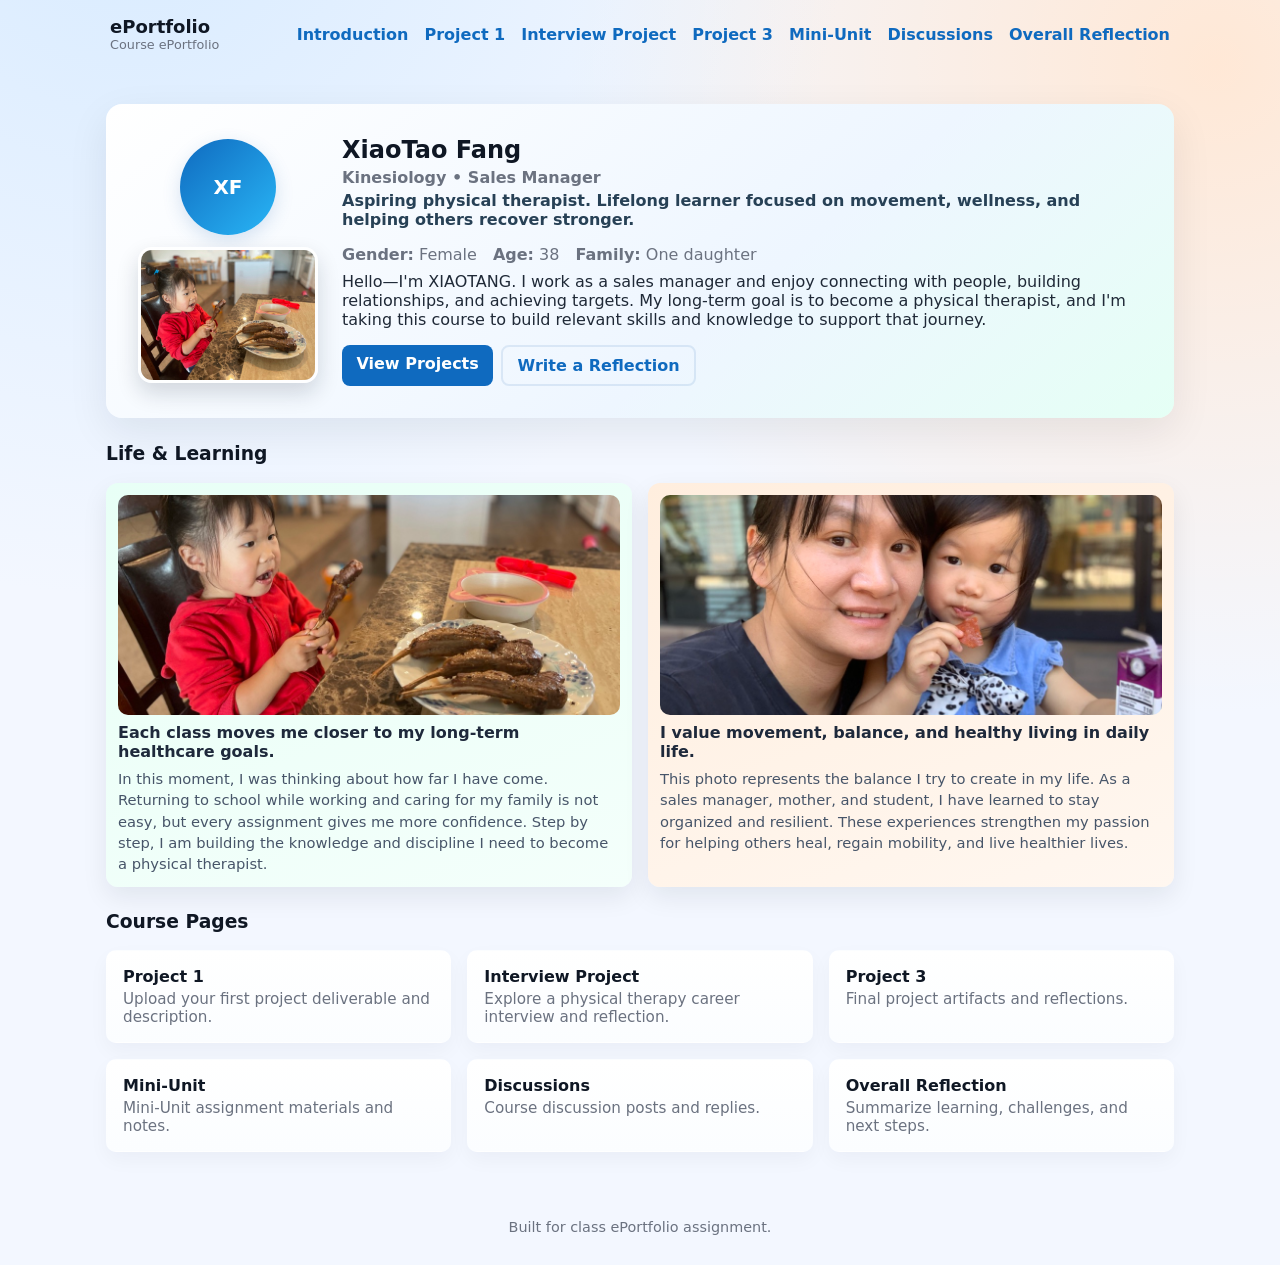
<file: index.html>
<!doctype html>
<html lang="en">
  <head>
    <meta charset="utf-8" />
    <meta name="viewport" content="width=device-width,initial-scale=1" />
    <title>ePortfolio - Introduction</title>
    <link rel="stylesheet" href="css/styles.css">
  </head>
  <body>
    <header class="site-header">
      <div class="site-brand">
        <h1>ePortfolio</h1>
        <p class="tag">Course ePortfolio</p>
      </div>
      <nav>
        <ul class="nav">
          <li><a href="index.html">Introduction</a></li>
          <li><a href="project1.html">Project 1</a></li>
          <li><a href="project2.html">Interview Project</a></li>
          <li><a href="project3.html">Project 3</a></li>
          <li><a href="mini_unit.html">Mini-Unit</a></li>
          <li><a href="discussions.html">Discussions</a></li>
          <li><a href="reflection.html">Overall Reflection</a></li>
        </ul>
      </nav>
    </header>

    <main class="container">
      <section class="hero">
        <div class="hero-inner">
          <div class="avatar-wrap">
            <div class="avatar">XF</div>
            <img class="hero-photo" src="assets/images/2EBCD030-2914-4F84-AEA5-EBAD1848D19D_1_105_c.jpeg" alt="Personal portrait photo">
          </div>
          <div class="hero-info">
            <h2 class="name">XiaoTao Fang</h2>
            <p class="subtitle">Kinesiology • Sales Manager</p>
            <p class="tagline">Aspiring physical therapist. Lifelong learner focused on movement, wellness, and helping others recover stronger.</p>

            <ul class="meta">
              <li><strong>Gender:</strong> Female</li>
              <li><strong>Age:</strong> 38</li>
              <li><strong>Family:</strong> One daughter</li>
            </ul>

            <p class="about">Hello—I'm XIAOTANG. I work as a sales manager and enjoy connecting with people, building relationships, and achieving targets. My long-term goal is to become a physical therapist, and I'm taking this course to build relevant skills and knowledge to support that journey.</p>

            <div class="actions">
              <a class="btn" href="project1.html">View Projects</a>
              <a class="btn ghost" href="reflection.html">Write a Reflection</a>
            </div>
          </div>
        </div>
      </section>

      <section class="photo-section">
        <h3>Life & Learning</h3>
        <div class="photo-grid">
          <figure class="photo-card mint">
            <img src="assets/images/2EBCD030-2914-4F84-AEA5-EBAD1848D19D_1_105_c.jpeg" alt="Personal moment photo 1">
            <figcaption>Each class moves me closer to my long-term healthcare goals.</figcaption>
            <p class="micro-story">In this moment, I was thinking about how far I have come. Returning to school while working and caring for my family is not easy, but every assignment gives me more confidence. Step by step, I am building the knowledge and discipline I need to become a physical therapist.</p>
          </figure>
          <figure class="photo-card peach">
            <img src="assets/images/CD4DF604-98FF-4617-96FC-9EDE9CA3D682_1_105_c.jpeg" alt="Personal moment photo 2">
            <figcaption>I value movement, balance, and healthy living in daily life.</figcaption>
            <p class="micro-story">This photo represents the balance I try to create in my life. As a sales manager, mother, and student, I have learned to stay organized and resilient. These experiences strengthen my passion for helping others heal, regain mobility, and live healthier lives.</p>
          </figure>
        </div>
      </section>

      <section class="cards-section">
        <h3>Course Pages</h3>
        <div class="cards-grid">
          <a class="card" href="project1.html">
            <h4>Project 1</h4>
            <p>Upload your first project deliverable and description.</p>
          </a>
          <a class="card" href="project2.html">
            <h4>Interview Project</h4>
            <p>Explore a physical therapy career interview and reflection.</p>
          </a>
          <a class="card" href="project3.html">
            <h4>Project 3</h4>
            <p>Final project artifacts and reflections.</p>
          </a>
          <a class="card" href="mini_unit.html">
            <h4>Mini-Unit</h4>
            <p>Mini-Unit assignment materials and notes.</p>
          </a>
          <a class="card" href="discussions.html">
            <h4>Discussions</h4>
            <p>Course discussion posts and replies.</p>
          </a>
          <a class="card" href="reflection.html">
            <h4>Overall Reflection</h4>
            <p>Summarize learning, challenges, and next steps.</p>
          </a>
        </div>
      </section>

    </main>

    <footer class="site-footer">
      <p>Built for class ePortfolio assignment.</p>
    </footer>
  </body>
</html>
</file>
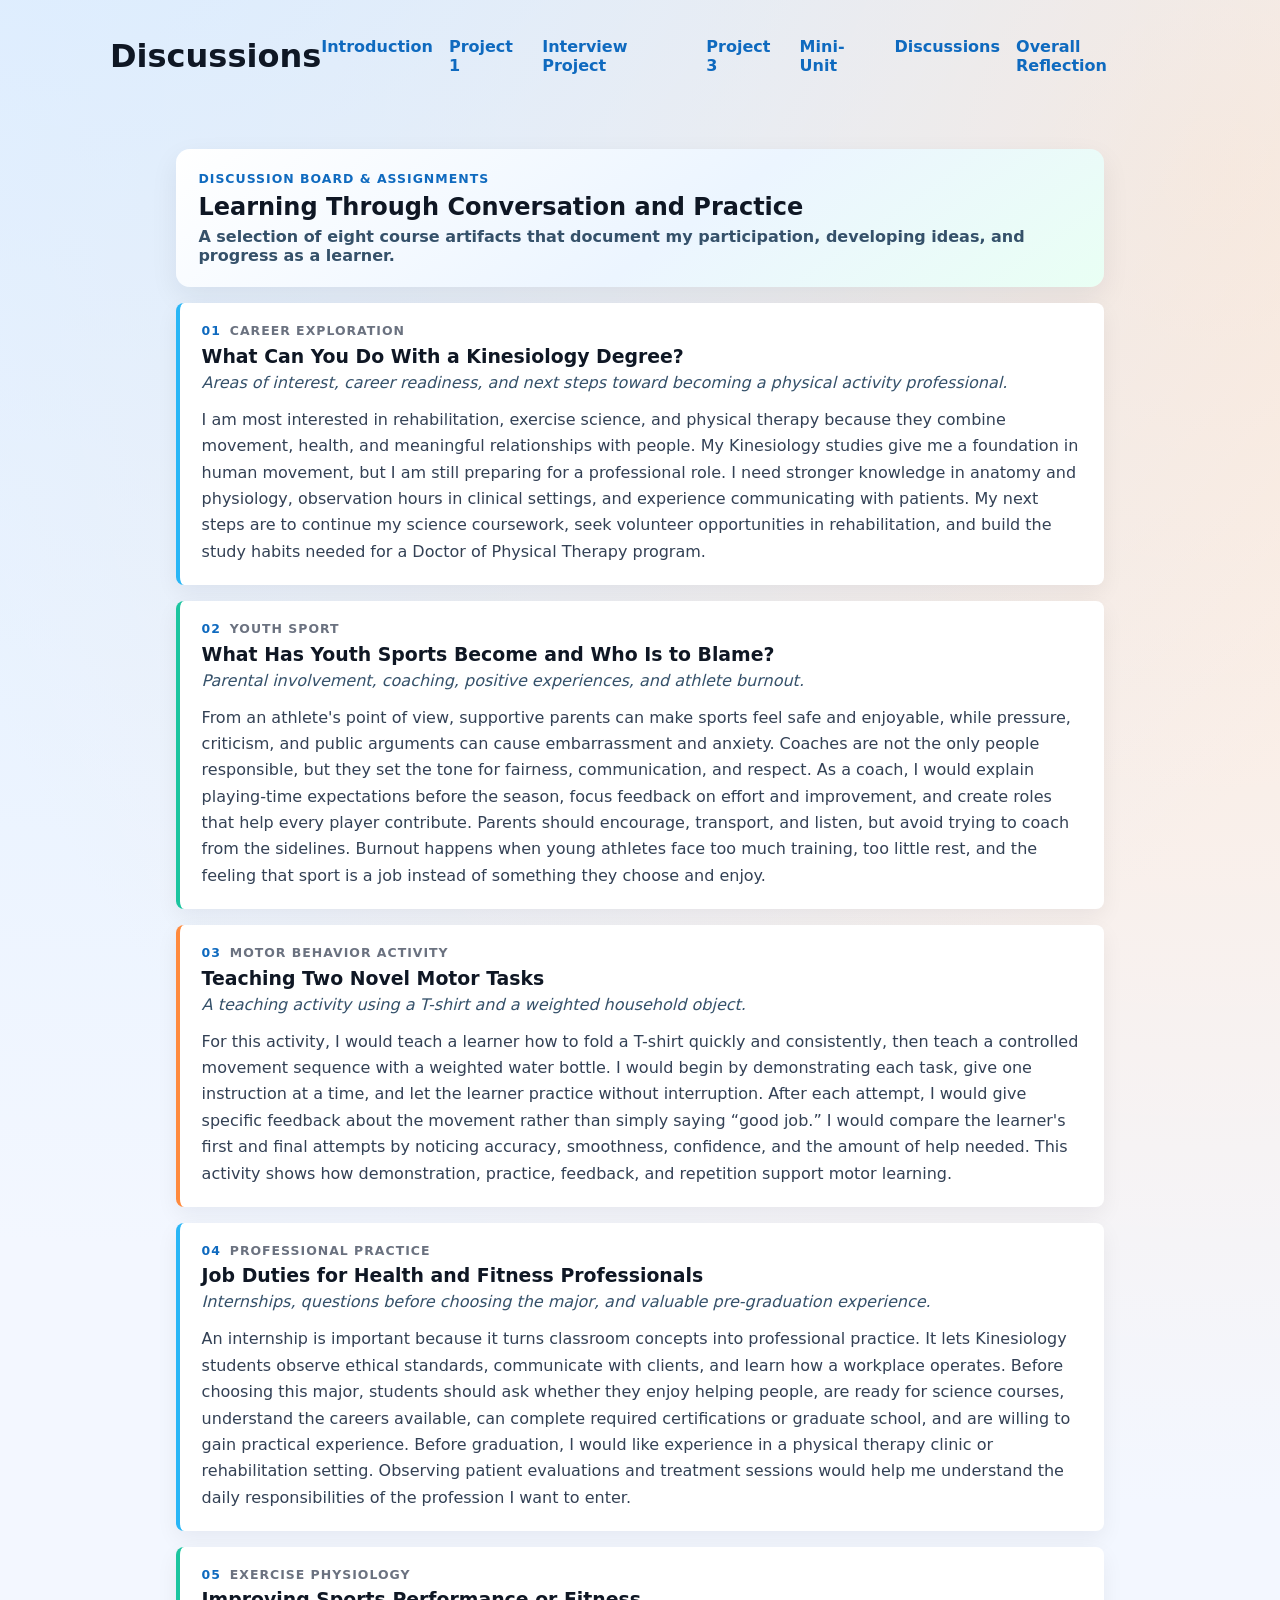
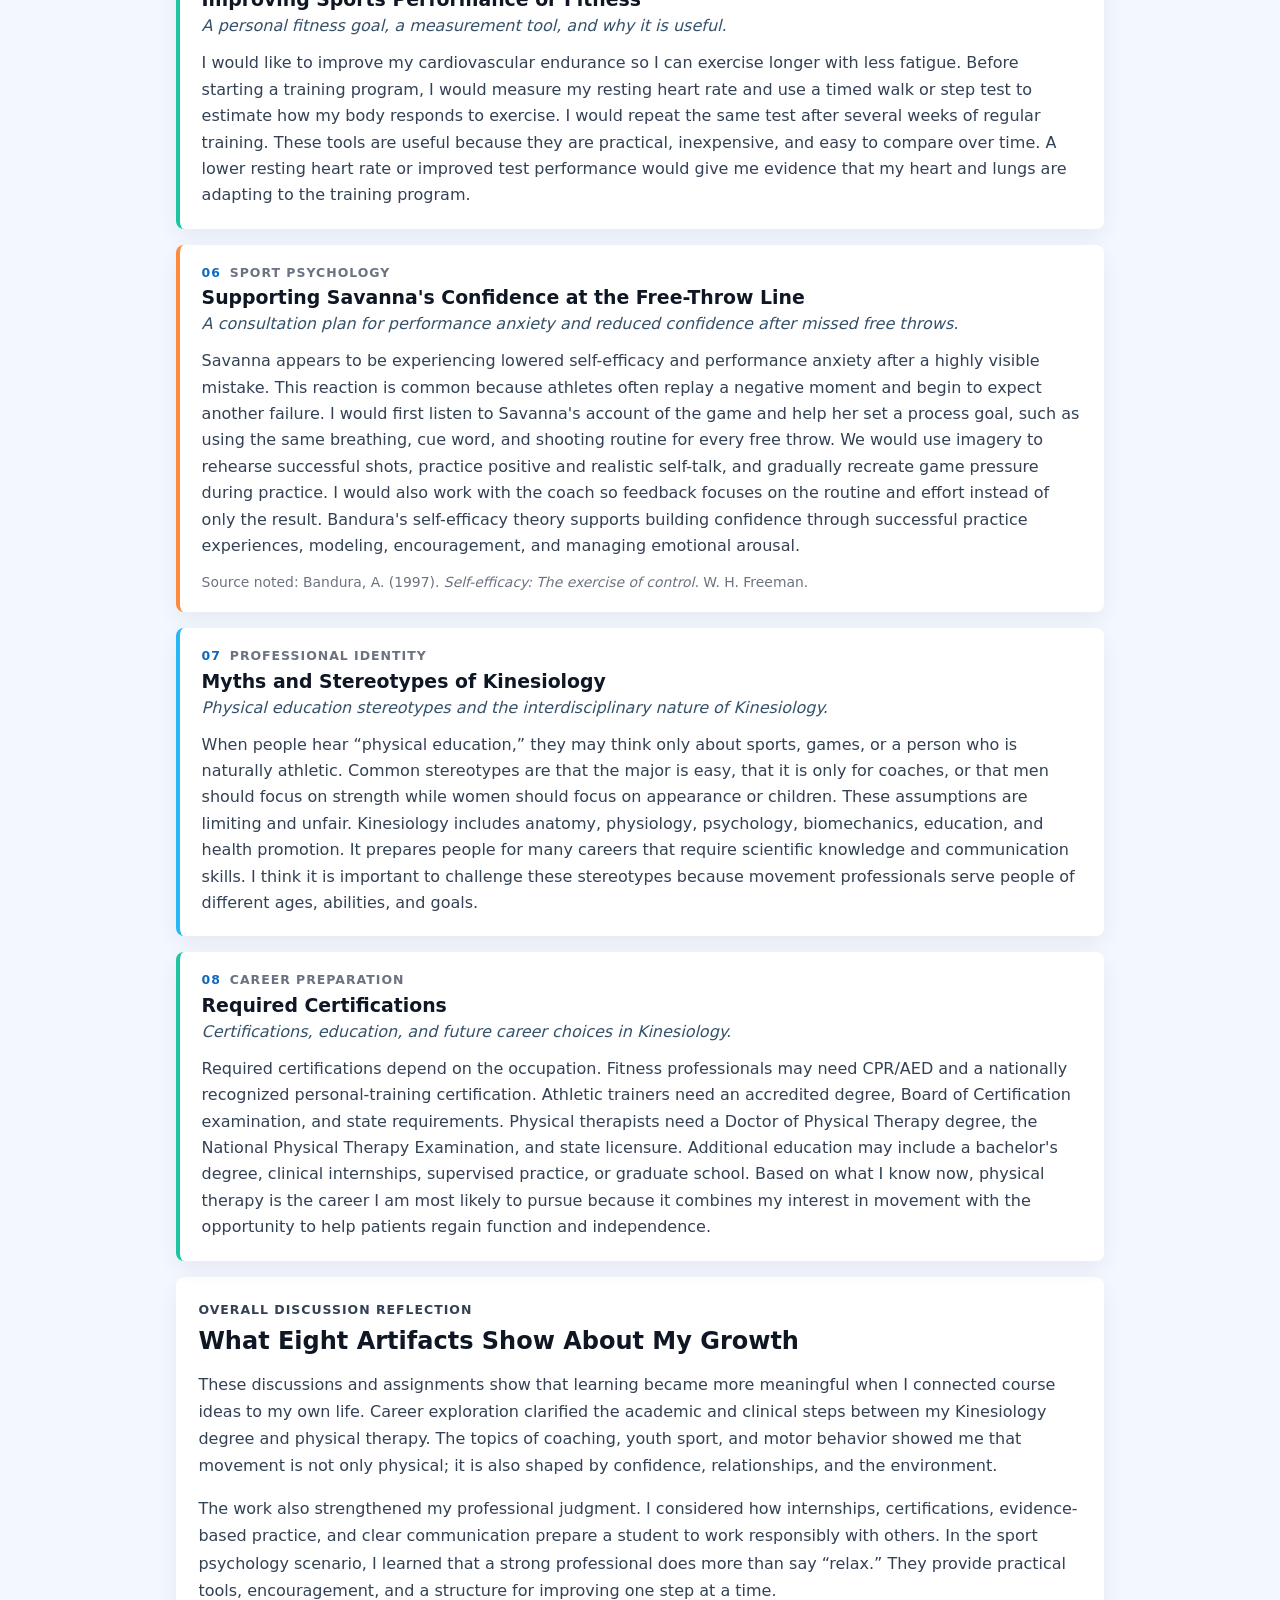
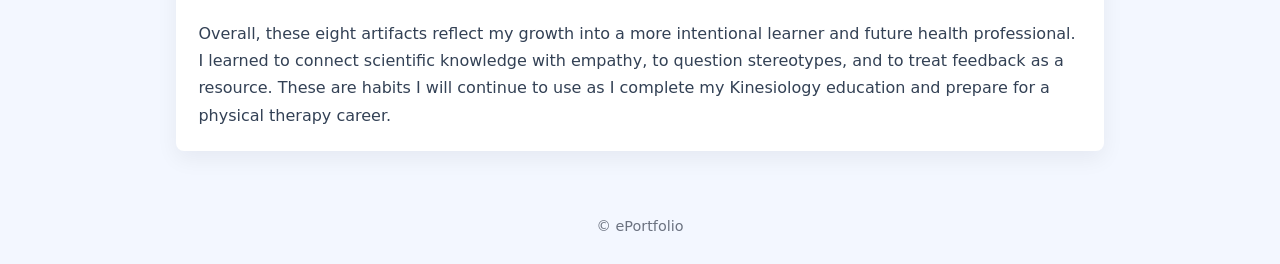
<file: discussions.html>
<!doctype html>
<html lang="en">
  <head>
    <meta charset="utf-8" />
    <meta name="viewport" content="width=device-width,initial-scale=1" />
    <title>Discussions</title>
    <link rel="stylesheet" href="css/styles.css">
  </head>
  <body>
    <header class="site-header">
      <h1>Discussions</h1>
      <nav>
        <ul class="nav">
          <li><a href="index.html">Introduction</a></li>
          <li><a href="project1.html">Project 1</a></li>
          <li><a href="project2.html">Interview Project</a></li>
          <li><a href="project3.html">Project 3</a></li>
          <li><a href="mini_unit.html">Mini-Unit</a></li>
          <li><a href="discussions.html">Discussions</a></li>
          <li><a href="reflection.html">Overall Reflection</a></li>
        </ul>
      </nav>
    </header>

    <main class="container portfolio-page">
      <section class="project-hero">
        <div>
          <p class="eyebrow">Discussion Board & Assignments</p>
          <h2>Learning Through Conversation and Practice</h2>
          <p class="project-sub">A selection of eight course artifacts that document my participation, developing ideas, and progress as a learner.</p>
        </div>
      </section>

      <section class="discussion-list" aria-label="Eight selected discussion posts and assignments">
        <article class="discussion-entry">
          <div class="discussion-label"><span class="artifact-number">01</span><span>Career Exploration</span></div>
          <h3>What Can You Do With a Kinesiology Degree?</h3>
          <p class="discussion-prompt">Areas of interest, career readiness, and next steps toward becoming a physical activity professional.</p>
          <p>I am most interested in rehabilitation, exercise science, and physical therapy because they combine movement, health, and meaningful relationships with people. My Kinesiology studies give me a foundation in human movement, but I am still preparing for a professional role. I need stronger knowledge in anatomy and physiology, observation hours in clinical settings, and experience communicating with patients. My next steps are to continue my science coursework, seek volunteer opportunities in rehabilitation, and build the study habits needed for a Doctor of Physical Therapy program.</p>
        </article>

        <article class="discussion-entry">
          <div class="discussion-label"><span class="artifact-number">02</span><span>Youth Sport</span></div>
          <h3>What Has Youth Sports Become and Who Is to Blame?</h3>
          <p class="discussion-prompt">Parental involvement, coaching, positive experiences, and athlete burnout.</p>
          <p>From an athlete's point of view, supportive parents can make sports feel safe and enjoyable, while pressure, criticism, and public arguments can cause embarrassment and anxiety. Coaches are not the only people responsible, but they set the tone for fairness, communication, and respect. As a coach, I would explain playing-time expectations before the season, focus feedback on effort and improvement, and create roles that help every player contribute. Parents should encourage, transport, and listen, but avoid trying to coach from the sidelines. Burnout happens when young athletes face too much training, too little rest, and the feeling that sport is a job instead of something they choose and enjoy.</p>
        </article>

        <article class="discussion-entry">
          <div class="discussion-label"><span class="artifact-number">03</span><span>Motor Behavior Activity</span></div>
          <h3>Teaching Two Novel Motor Tasks</h3>
          <p class="discussion-prompt">A teaching activity using a T-shirt and a weighted household object.</p>
          <p>For this activity, I would teach a learner how to fold a T-shirt quickly and consistently, then teach a controlled movement sequence with a weighted water bottle. I would begin by demonstrating each task, give one instruction at a time, and let the learner practice without interruption. After each attempt, I would give specific feedback about the movement rather than simply saying “good job.” I would compare the learner's first and final attempts by noticing accuracy, smoothness, confidence, and the amount of help needed. This activity shows how demonstration, practice, feedback, and repetition support motor learning.</p>
        </article>

        <article class="discussion-entry">
          <div class="discussion-label"><span class="artifact-number">04</span><span>Professional Practice</span></div>
          <h3>Job Duties for Health and Fitness Professionals</h3>
          <p class="discussion-prompt">Internships, questions before choosing the major, and valuable pre-graduation experience.</p>
          <p>An internship is important because it turns classroom concepts into professional practice. It lets Kinesiology students observe ethical standards, communicate with clients, and learn how a workplace operates. Before choosing this major, students should ask whether they enjoy helping people, are ready for science courses, understand the careers available, can complete required certifications or graduate school, and are willing to gain practical experience. Before graduation, I would like experience in a physical therapy clinic or rehabilitation setting. Observing patient evaluations and treatment sessions would help me understand the daily responsibilities of the profession I want to enter.</p>
        </article>

        <article class="discussion-entry">
          <div class="discussion-label"><span class="artifact-number">05</span><span>Exercise Physiology</span></div>
          <h3>Improving Sports Performance or Fitness</h3>
          <p class="discussion-prompt">A personal fitness goal, a measurement tool, and why it is useful.</p>
          <p>I would like to improve my cardiovascular endurance so I can exercise longer with less fatigue. Before starting a training program, I would measure my resting heart rate and use a timed walk or step test to estimate how my body responds to exercise. I would repeat the same test after several weeks of regular training. These tools are useful because they are practical, inexpensive, and easy to compare over time. A lower resting heart rate or improved test performance would give me evidence that my heart and lungs are adapting to the training program.</p>
        </article>

        <article class="discussion-entry">
          <div class="discussion-label"><span class="artifact-number">06</span><span>Sport Psychology</span></div>
          <h3>Supporting Savanna's Confidence at the Free-Throw Line</h3>
          <p class="discussion-prompt">A consultation plan for performance anxiety and reduced confidence after missed free throws.</p>
          <p>Savanna appears to be experiencing lowered self-efficacy and performance anxiety after a highly visible mistake. This reaction is common because athletes often replay a negative moment and begin to expect another failure. I would first listen to Savanna's account of the game and help her set a process goal, such as using the same breathing, cue word, and shooting routine for every free throw. We would use imagery to rehearse successful shots, practice positive and realistic self-talk, and gradually recreate game pressure during practice. I would also work with the coach so feedback focuses on the routine and effort instead of only the result. Bandura's self-efficacy theory supports building confidence through successful practice experiences, modeling, encouragement, and managing emotional arousal.</p>
          <p class="source-note">Source noted: Bandura, A. (1997). <em>Self-efficacy: The exercise of control.</em> W. H. Freeman.</p>
        </article>

        <article class="discussion-entry">
          <div class="discussion-label"><span class="artifact-number">07</span><span>Professional Identity</span></div>
          <h3>Myths and Stereotypes of Kinesiology</h3>
          <p class="discussion-prompt">Physical education stereotypes and the interdisciplinary nature of Kinesiology.</p>
          <p>When people hear “physical education,” they may think only about sports, games, or a person who is naturally athletic. Common stereotypes are that the major is easy, that it is only for coaches, or that men should focus on strength while women should focus on appearance or children. These assumptions are limiting and unfair. Kinesiology includes anatomy, physiology, psychology, biomechanics, education, and health promotion. It prepares people for many careers that require scientific knowledge and communication skills. I think it is important to challenge these stereotypes because movement professionals serve people of different ages, abilities, and goals.</p>
        </article>

        <article class="discussion-entry">
          <div class="discussion-label"><span class="artifact-number">08</span><span>Career Preparation</span></div>
          <h3>Required Certifications</h3>
          <p class="discussion-prompt">Certifications, education, and future career choices in Kinesiology.</p>
          <p>Required certifications depend on the occupation. Fitness professionals may need CPR/AED and a nationally recognized personal-training certification. Athletic trainers need an accredited degree, Board of Certification examination, and state requirements. Physical therapists need a Doctor of Physical Therapy degree, the National Physical Therapy Examination, and state licensure. Additional education may include a bachelor's degree, clinical internships, supervised practice, or graduate school. Based on what I know now, physical therapy is the career I am most likely to pursue because it combines my interest in movement with the opportunity to help patients regain function and independence.</p>
        </article>
      </section>

      <section class="reflection-block">
        <p class="eyebrow">Overall Discussion Reflection</p>
        <h2>What Eight Artifacts Show About My Growth</h2>
        <p>These discussions and assignments show that learning became more meaningful when I connected course ideas to my own life. Career exploration clarified the academic and clinical steps between my Kinesiology degree and physical therapy. The topics of coaching, youth sport, and motor behavior showed me that movement is not only physical; it is also shaped by confidence, relationships, and the environment.</p>
        <p>The work also strengthened my professional judgment. I considered how internships, certifications, evidence-based practice, and clear communication prepare a student to work responsibly with others. In the sport psychology scenario, I learned that a strong professional does more than say “relax.” They provide practical tools, encouragement, and a structure for improving one step at a time.</p>
        <p>Overall, these eight artifacts reflect my growth into a more intentional learner and future health professional. I learned to connect scientific knowledge with empathy, to question stereotypes, and to treat feedback as a resource. These are habits I will continue to use as I complete my Kinesiology education and prepare for a physical therapy career.</p>
      </section>
    </main>

    <footer class="site-footer">
      <p>&copy; ePortfolio</p>
    </footer>
  </body>
</html>
</file>
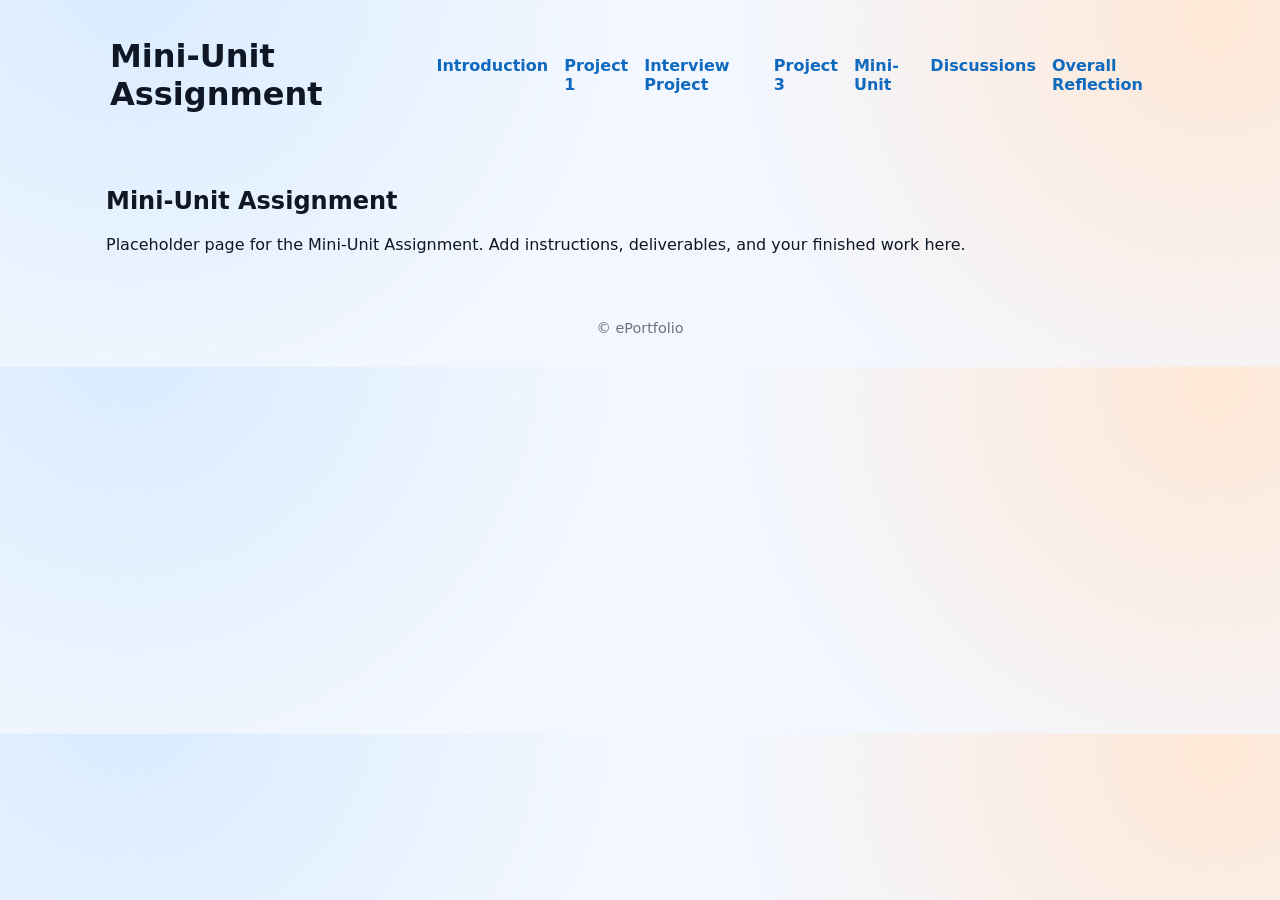
<file: mini_unit.html>
<!doctype html>
<html lang="en">
  <head>
    <meta charset="utf-8" />
    <meta name="viewport" content="width=device-width,initial-scale=1" />
    <title>Mini-Unit Assignment</title>
    <link rel="stylesheet" href="css/styles.css">
  </head>
  <body>
    <header class="site-header">
      <h1>Mini-Unit Assignment</h1>
      <nav>
        <ul class="nav">
          <li><a href="index.html">Introduction</a></li>
          <li><a href="project1.html">Project 1</a></li>
          <li><a href="project2.html">Interview Project</a></li>
          <li><a href="project3.html">Project 3</a></li>
          <li><a href="mini_unit.html">Mini-Unit</a></li>
          <li><a href="discussions.html">Discussions</a></li>
          <li><a href="reflection.html">Overall Reflection</a></li>
        </ul>
      </nav>
    </header>

    <main class="container">
      <h2>Mini-Unit Assignment</h2>
      <p>Placeholder page for the Mini-Unit Assignment. Add instructions, deliverables, and your finished work here.</p>
    </main>

    <footer class="site-footer">
      <p>&copy; ePortfolio</p>
    </footer>
  </body>
</html>
</file>
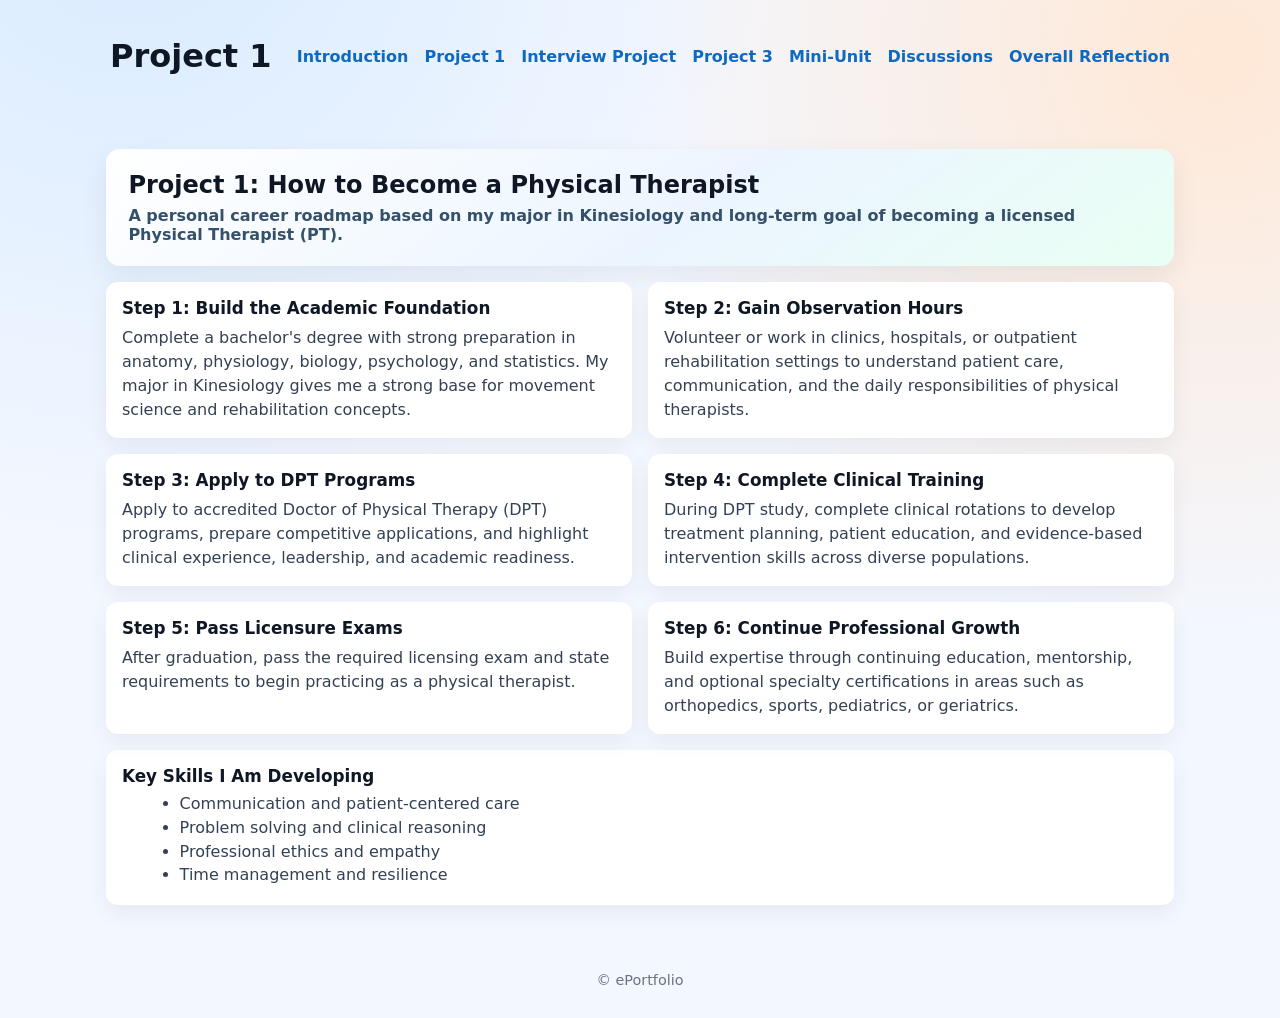
<file: project1.html>
<!doctype html>
<html lang="en">
  <head>
    <meta charset="utf-8" />
    <meta name="viewport" content="width=device-width,initial-scale=1" />
    <title>Project 1</title>
    <link rel="stylesheet" href="css/styles.css">
  </head>
  <body>
    <header class="site-header">
      <h1>Project 1</h1>
      <nav>
        <ul class="nav">
          <li><a href="index.html">Introduction</a></li>
          <li><a href="project1.html">Project 1</a></li>
          <li><a href="project2.html">Interview Project</a></li>
          <li><a href="project3.html">Project 3</a></li>
          <li><a href="mini_unit.html">Mini-Unit</a></li>
          <li><a href="discussions.html">Discussions</a></li>
          <li><a href="reflection.html">Overall Reflection</a></li>
        </ul>
      </nav>
    </header>

    <main class="container">
      <section class="project-hero">
        <div>
          <h2>Project 1: How to Become a Physical Therapist</h2>
          <p class="project-sub">A personal career roadmap based on my major in Kinesiology and long-term goal of becoming a licensed Physical Therapist (PT).</p>
        </div>
      </section>

      <section class="project-grid">
        <article class="project-card">
          <h3>Step 1: Build the Academic Foundation</h3>
          <p>Complete a bachelor's degree with strong preparation in anatomy, physiology, biology, psychology, and statistics. My major in Kinesiology gives me a strong base for movement science and rehabilitation concepts.</p>
        </article>

        <article class="project-card">
          <h3>Step 2: Gain Observation Hours</h3>
          <p>Volunteer or work in clinics, hospitals, or outpatient rehabilitation settings to understand patient care, communication, and the daily responsibilities of physical therapists.</p>
        </article>

        <article class="project-card">
          <h3>Step 3: Apply to DPT Programs</h3>
          <p>Apply to accredited Doctor of Physical Therapy (DPT) programs, prepare competitive applications, and highlight clinical experience, leadership, and academic readiness.</p>
        </article>

        <article class="project-card">
          <h3>Step 4: Complete Clinical Training</h3>
          <p>During DPT study, complete clinical rotations to develop treatment planning, patient education, and evidence-based intervention skills across diverse populations.</p>
        </article>

        <article class="project-card">
          <h3>Step 5: Pass Licensure Exams</h3>
          <p>After graduation, pass the required licensing exam and state requirements to begin practicing as a physical therapist.</p>
        </article>

        <article class="project-card">
          <h3>Step 6: Continue Professional Growth</h3>
          <p>Build expertise through continuing education, mentorship, and optional specialty certifications in areas such as orthopedics, sports, pediatrics, or geriatrics.</p>
        </article>
      </section>

      <section class="project-card tips">
        <h3>Key Skills I Am Developing</h3>
        <ul>
          <li>Communication and patient-centered care</li>
          <li>Problem solving and clinical reasoning</li>
          <li>Professional ethics and empathy</li>
          <li>Time management and resilience</li>
        </ul>
      </section>
    </main>

    <footer class="site-footer">
      <p>&copy; ePortfolio</p>
    </footer>
  </body>
</html>
</file>
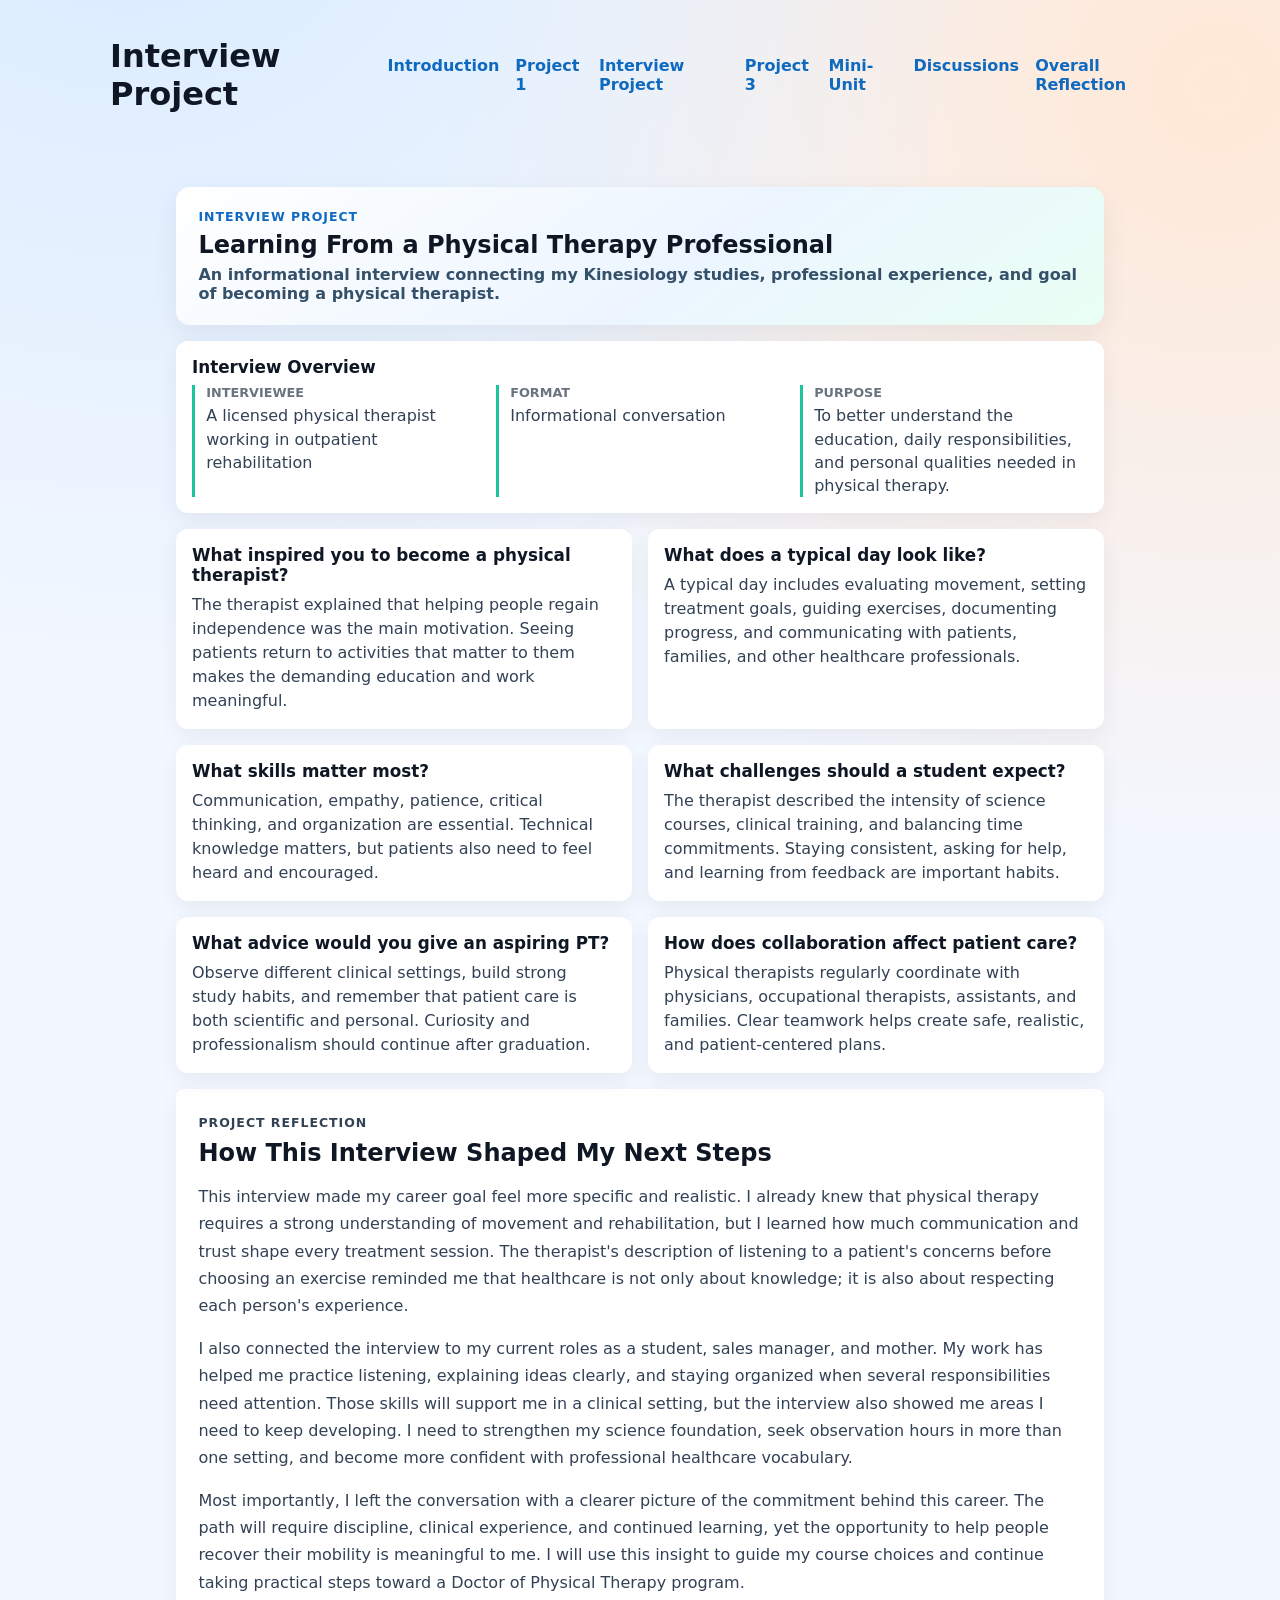
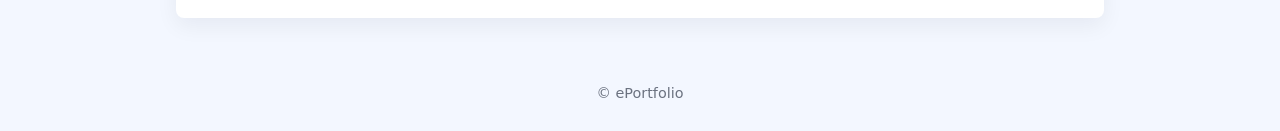
<file: project2.html>
<!doctype html>
<html lang="en">
  <head>
    <meta charset="utf-8" />
    <meta name="viewport" content="width=device-width,initial-scale=1" />
    <title>Interview Project</title>
    <link rel="stylesheet" href="css/styles.css">
  </head>
  <body>
    <header class="site-header">
      <h1>Interview Project</h1>
      <nav>
        <ul class="nav">
          <li><a href="index.html">Introduction</a></li>
          <li><a href="project1.html">Project 1</a></li>
          <li><a href="project2.html">Interview Project</a></li>
          <li><a href="project3.html">Project 3</a></li>
          <li><a href="mini_unit.html">Mini-Unit</a></li>
          <li><a href="discussions.html">Discussions</a></li>
          <li><a href="reflection.html">Overall Reflection</a></li>
        </ul>
      </nav>
    </header>

    <main class="container portfolio-page">
      <section class="project-hero">
        <div>
          <p class="eyebrow">Interview Project</p>
          <h2>Learning From a Physical Therapy Professional</h2>
          <p class="project-sub">An informational interview connecting my Kinesiology studies, professional experience, and goal of becoming a physical therapist.</p>
        </div>
      </section>

      <section class="project-card feature-card">
        <h3>Interview Overview</h3>
        <dl class="project-details">
          <div><dt>Interviewee</dt><dd>A licensed physical therapist working in outpatient rehabilitation</dd></div>
          <div><dt>Format</dt><dd>Informational conversation</dd></div>
          <div><dt>Purpose</dt><dd>To better understand the education, daily responsibilities, and personal qualities needed in physical therapy.</dd></div>
        </dl>
      </section>

      <section class="project-grid">
        <article class="project-card">
          <h3>What inspired you to become a physical therapist?</h3>
          <p>The therapist explained that helping people regain independence was the main motivation. Seeing patients return to activities that matter to them makes the demanding education and work meaningful.</p>
        </article>
        <article class="project-card">
          <h3>What does a typical day look like?</h3>
          <p>A typical day includes evaluating movement, setting treatment goals, guiding exercises, documenting progress, and communicating with patients, families, and other healthcare professionals.</p>
        </article>
        <article class="project-card">
          <h3>What skills matter most?</h3>
          <p>Communication, empathy, patience, critical thinking, and organization are essential. Technical knowledge matters, but patients also need to feel heard and encouraged.</p>
        </article>
        <article class="project-card">
          <h3>What challenges should a student expect?</h3>
          <p>The therapist described the intensity of science courses, clinical training, and balancing time commitments. Staying consistent, asking for help, and learning from feedback are important habits.</p>
        </article>
        <article class="project-card">
          <h3>What advice would you give an aspiring PT?</h3>
          <p>Observe different clinical settings, build strong study habits, and remember that patient care is both scientific and personal. Curiosity and professionalism should continue after graduation.</p>
        </article>
        <article class="project-card">
          <h3>How does collaboration affect patient care?</h3>
          <p>Physical therapists regularly coordinate with physicians, occupational therapists, assistants, and families. Clear teamwork helps create safe, realistic, and patient-centered plans.</p>
        </article>
      </section>

      <section class="reflection-block">
        <p class="eyebrow">Project Reflection</p>
        <h2>How This Interview Shaped My Next Steps</h2>
        <p>This interview made my career goal feel more specific and realistic. I already knew that physical therapy requires a strong understanding of movement and rehabilitation, but I learned how much communication and trust shape every treatment session. The therapist's description of listening to a patient's concerns before choosing an exercise reminded me that healthcare is not only about knowledge; it is also about respecting each person's experience.</p>
        <p>I also connected the interview to my current roles as a student, sales manager, and mother. My work has helped me practice listening, explaining ideas clearly, and staying organized when several responsibilities need attention. Those skills will support me in a clinical setting, but the interview also showed me areas I need to keep developing. I need to strengthen my science foundation, seek observation hours in more than one setting, and become more confident with professional healthcare vocabulary.</p>
        <p>Most importantly, I left the conversation with a clearer picture of the commitment behind this career. The path will require discipline, clinical experience, and continued learning, yet the opportunity to help people recover their mobility is meaningful to me. I will use this insight to guide my course choices and continue taking practical steps toward a Doctor of Physical Therapy program.</p>
      </section>
    </main>

    <footer class="site-footer">
      <p>&copy; ePortfolio</p>
    </footer>
  </body>
</html>
</file>
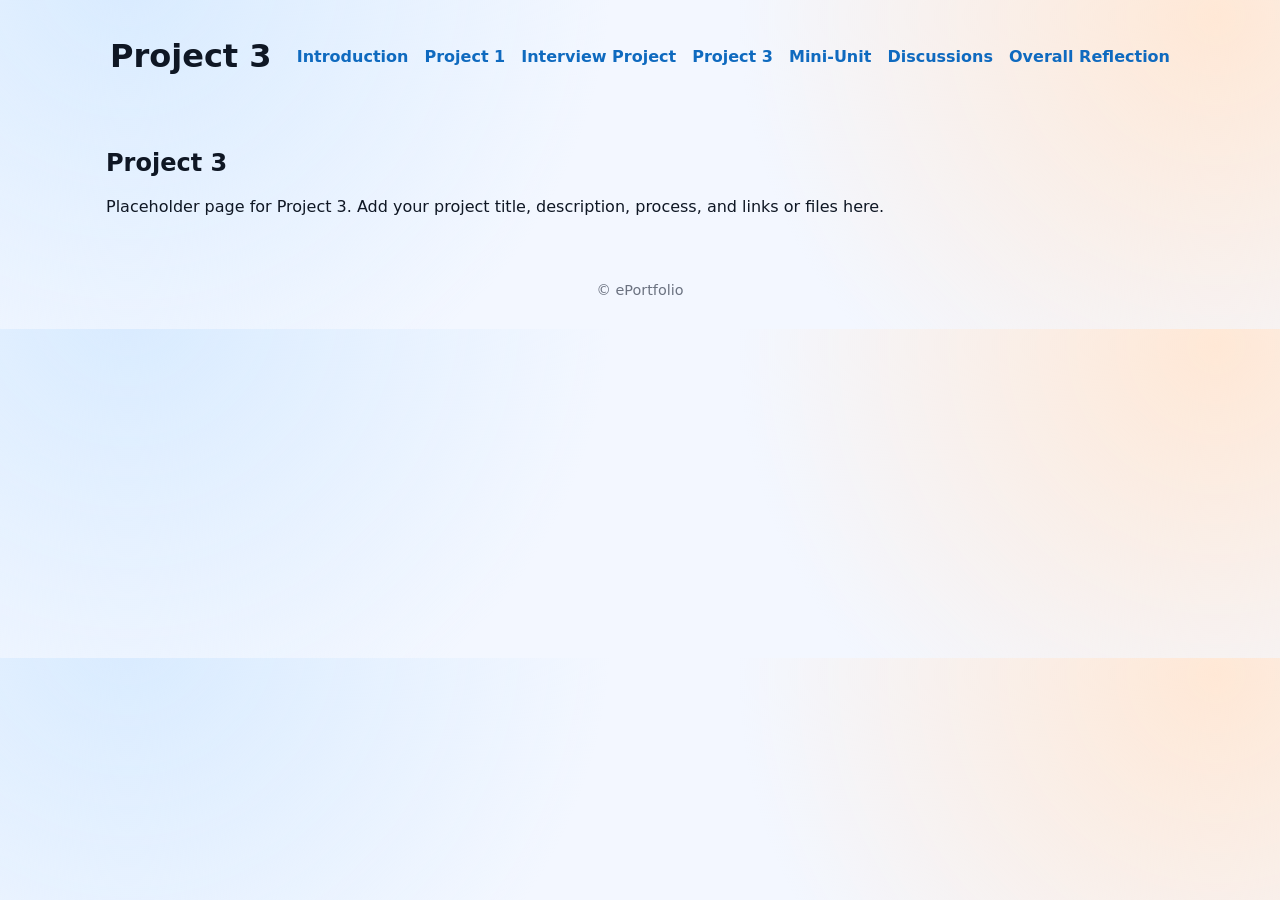
<file: project3.html>
<!doctype html>
<html lang="en">
  <head>
    <meta charset="utf-8" />
    <meta name="viewport" content="width=device-width,initial-scale=1" />
    <title>Project 3</title>
    <link rel="stylesheet" href="css/styles.css">
  </head>
  <body>
    <header class="site-header">
      <h1>Project 3</h1>
      <nav>
        <ul class="nav">
          <li><a href="index.html">Introduction</a></li>
          <li><a href="project1.html">Project 1</a></li>
          <li><a href="project2.html">Interview Project</a></li>
          <li><a href="project3.html">Project 3</a></li>
          <li><a href="mini_unit.html">Mini-Unit</a></li>
          <li><a href="discussions.html">Discussions</a></li>
          <li><a href="reflection.html">Overall Reflection</a></li>
        </ul>
      </nav>
    </header>

    <main class="container">
      <h2>Project 3</h2>
      <p>Placeholder page for Project 3. Add your project title, description, process, and links or files here.</p>
    </main>

    <footer class="site-footer">
      <p>&copy; ePortfolio</p>
    </footer>
  </body>
</html>
</file>
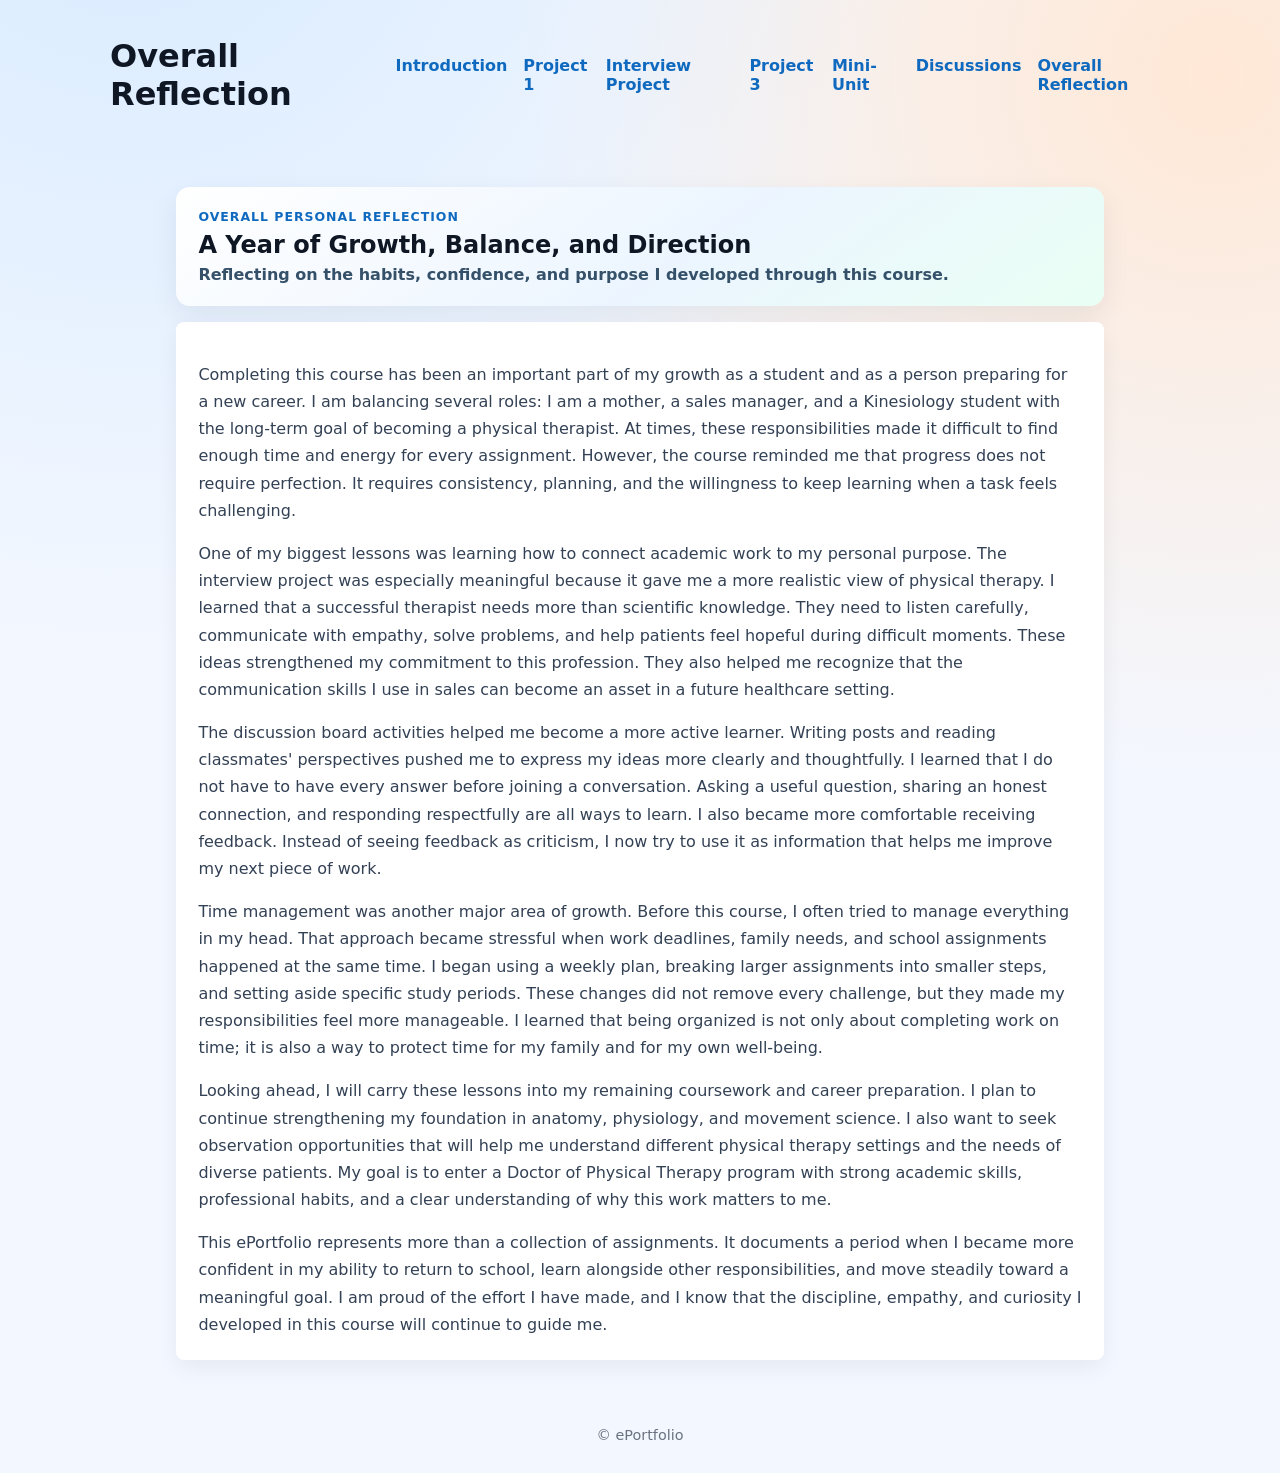
<file: reflection.html>
<!doctype html>
<html lang="en">
  <head>
    <meta charset="utf-8" />
    <meta name="viewport" content="width=device-width,initial-scale=1" />
    <title>Overall Reflection</title>
    <link rel="stylesheet" href="css/styles.css">
  </head>
  <body>
    <header class="site-header">
      <h1>Overall Reflection</h1>
      <nav>
        <ul class="nav">
          <li><a href="index.html">Introduction</a></li>
          <li><a href="project1.html">Project 1</a></li>
          <li><a href="project2.html">Interview Project</a></li>
          <li><a href="project3.html">Project 3</a></li>
          <li><a href="mini_unit.html">Mini-Unit</a></li>
          <li><a href="discussions.html">Discussions</a></li>
          <li><a href="reflection.html">Overall Reflection</a></li>
        </ul>
      </nav>
    </header>

    <main class="container portfolio-page reading-page">
      <section class="project-hero">
        <div>
          <p class="eyebrow">Overall Personal Reflection</p>
          <h2>A Year of Growth, Balance, and Direction</h2>
          <p class="project-sub">Reflecting on the habits, confidence, and purpose I developed through this course.</p>
        </div>
      </section>

      <section class="reflection-block long-reflection">
        <p>Completing this course has been an important part of my growth as a student and as a person preparing for a new career. I am balancing several roles: I am a mother, a sales manager, and a Kinesiology student with the long-term goal of becoming a physical therapist. At times, these responsibilities made it difficult to find enough time and energy for every assignment. However, the course reminded me that progress does not require perfection. It requires consistency, planning, and the willingness to keep learning when a task feels challenging.</p>
        <p>One of my biggest lessons was learning how to connect academic work to my personal purpose. The interview project was especially meaningful because it gave me a more realistic view of physical therapy. I learned that a successful therapist needs more than scientific knowledge. They need to listen carefully, communicate with empathy, solve problems, and help patients feel hopeful during difficult moments. These ideas strengthened my commitment to this profession. They also helped me recognize that the communication skills I use in sales can become an asset in a future healthcare setting.</p>
        <p>The discussion board activities helped me become a more active learner. Writing posts and reading classmates' perspectives pushed me to express my ideas more clearly and thoughtfully. I learned that I do not have to have every answer before joining a conversation. Asking a useful question, sharing an honest connection, and responding respectfully are all ways to learn. I also became more comfortable receiving feedback. Instead of seeing feedback as criticism, I now try to use it as information that helps me improve my next piece of work.</p>
        <p>Time management was another major area of growth. Before this course, I often tried to manage everything in my head. That approach became stressful when work deadlines, family needs, and school assignments happened at the same time. I began using a weekly plan, breaking larger assignments into smaller steps, and setting aside specific study periods. These changes did not remove every challenge, but they made my responsibilities feel more manageable. I learned that being organized is not only about completing work on time; it is also a way to protect time for my family and for my own well-being.</p>
        <p>Looking ahead, I will carry these lessons into my remaining coursework and career preparation. I plan to continue strengthening my foundation in anatomy, physiology, and movement science. I also want to seek observation opportunities that will help me understand different physical therapy settings and the needs of diverse patients. My goal is to enter a Doctor of Physical Therapy program with strong academic skills, professional habits, and a clear understanding of why this work matters to me.</p>
        <p>This ePortfolio represents more than a collection of assignments. It documents a period when I became more confident in my ability to return to school, learn alongside other responsibilities, and move steadily toward a meaningful goal. I am proud of the effort I have made, and I know that the discipline, empathy, and curiosity I developed in this course will continue to guide me.</p>
      </section>
    </main>

    <footer class="site-footer">
      <p>&copy; ePortfolio</p>
    </footer>
  </body>
</html>
</file>
<file: css/styles.css>
/* Simple styles for ePortfolio */

:root{
	--bg:#f3f7ff;
	--card:#ffffff;
	--accent:#0f6abf;
	--accent-2:#29b6f6;
	--sun:#ff8a3d;
	--mint:#1cc59f;
	--muted:#6b7280;
}
*{box-sizing:border-box}
body{font-family:Inter,system-ui,-apple-system,Segoe UI,Roboto,Helvetica,Arial; margin:0; background:radial-gradient(circle at 10% -10%, #d8ebff 0%, rgba(216,235,255,0) 40%), radial-gradient(circle at 95% 5%, #ffe8d6 0%, rgba(255,232,214,0) 38%), var(--bg); color:#0f1724; -webkit-font-smoothing:antialiased}
.site-header{background:transparent; padding:1rem 1.25rem; display:flex; align-items:center; justify-content:space-between; max-width:1100px; margin:0 auto}
.site-brand h1{margin:0; font-size:1.125rem}
.site-brand .tag{margin:0; font-size:.8rem; color:var(--muted)}
.nav{list-style:none; margin:0; padding:0; display:flex; gap:1rem}
.nav a{color:var(--accent); text-decoration:none; font-weight:600}
.nav a:hover{color:var(--accent-2)}
.container{max-width:1100px; margin:2.25rem auto; padding:0 1rem}

.hero{background:linear-gradient(140deg,#ffffff 0%, #eef6ff 60%, #e5fff5 100%); padding:2rem; border-radius:16px; box-shadow:0 14px 40px rgba(15,23,42,.08)}
.hero-inner{display:flex; gap:1.5rem; align-items:center}
.avatar-wrap{display:flex; flex-direction:column; gap:.75rem; align-items:center}
.avatar{width:96px; height:96px; border-radius:50%; background:linear-gradient(135deg,var(--accent),var(--accent-2)); color:white; display:flex; align-items:center; justify-content:center; font-weight:700; font-size:1.25rem; box-shadow:0 6px 18px rgba(43,108,176,.18)}
.hero-photo{width:180px; max-width:32vw; border-radius:14px; border:3px solid rgba(255,255,255,.9); box-shadow:0 10px 22px rgba(15,23,42,.16)}
.hero-info .name{margin:0; font-size:1.5rem}
.hero-info .subtitle{margin:.25rem 0; color:var(--muted); font-weight:600}
.meta{list-style:none; display:flex; gap:1rem; padding:0; margin:.5rem 0; color:var(--muted)}
.about{margin-top:.5rem; color:#1f2937}

.intro-card{background:var(--card); padding:1rem; border-radius:8px; box-shadow:0 6px 20px rgba(15,23,42,.04)}

.site-footer{padding:1rem; text-align:center; color:var(--muted); font-size:.9rem}

@media (max-width:720px){
	.hero-inner{flex-direction:column; align-items:flex-start}
	.avatar{width:84px; height:84px}
	.hero-photo{width:100%; max-width:380px}
}

/* New styles for index enhancements */
.tagline{color:#274156; margin-top:.25rem; font-weight:600}
.actions{margin-top:1rem; display:flex; gap:.5rem}
.btn{background:var(--accent); color:white; padding:.55rem .9rem; border-radius:8px; text-decoration:none; font-weight:700}
.btn:hover{filter:brightness(.95)}
.btn.ghost{background:transparent; color:var(--accent); border:2px solid rgba(43,108,176,.12)}

.photo-section{margin-top:1.6rem}
.photo-grid{display:grid; grid-template-columns:repeat(2,1fr); gap:1rem; margin-top:.65rem}
.photo-card{margin:0; padding:.75rem; border-radius:12px; box-shadow:0 10px 26px rgba(15,23,42,.08)}
.photo-card img{display:block; width:100%; height:220px; object-fit:cover; border-radius:10px}
.photo-card figcaption{margin-top:.5rem; color:#1e293b; font-weight:600}
.photo-card .micro-story{margin:.45rem 0 0 0; color:#475569; font-size:.92rem; line-height:1.45}
.photo-card.warm{background:linear-gradient(160deg, #fff2e7 0%, #fff8f2 100%)}
.photo-card.cool{background:linear-gradient(160deg, #e7fbff 0%, #f2fdff 100%)}
.photo-card.mint{background:linear-gradient(160deg, #e8fff6 0%, #f4fffb 100%)}
.photo-card.peach{background:linear-gradient(160deg, #ffeede 0%, #fff7f0 100%)}

.cards-section{margin-top:1.5rem}
.cards-grid{display:grid; grid-template-columns:repeat(3,1fr); gap:1rem; margin-top:.75rem}
.card{background:linear-gradient(180deg, #ffffff, #fbfdff); padding:1rem; border-radius:10px; text-decoration:none; color:#0f1724; box-shadow:0 8px 20px rgba(15,23,42,.04); transition:transform .18s ease, box-shadow .18s ease, border-color .18s ease; border:1px solid transparent}
.card h4{margin:0 0 .25rem 0}
.card p{margin:0; color:var(--muted); font-size:.95rem}
.card:hover{transform:translateY(-6px); box-shadow:0 18px 40px rgba(15,23,42,.08); border-color:rgba(15,106,191,.3)}

@media (max-width:900px){
	.cards-grid{grid-template-columns:repeat(2,1fr)}
	.photo-grid{grid-template-columns:1fr}
}
@media (max-width:560px){
	.cards-grid{grid-template-columns:1fr}
}

/* Project page styles */
.project-hero{background:linear-gradient(145deg,#ffffff 0%, #ecf5ff 55%, #e9fff4 100%); border-radius:14px; padding:1.4rem; box-shadow:0 10px 28px rgba(15,23,42,.07)}
.project-hero h2{margin:0 0 .4rem 0}
.project-sub{margin:0; color:#35516a; font-weight:600}

.project-grid{display:grid; grid-template-columns:repeat(2,1fr); gap:1rem; margin-top:1rem}
.project-card{background:#fff; border-radius:12px; padding:1rem; box-shadow:0 8px 22px rgba(15,23,42,.06)}
.project-card h3{margin:0 0 .5rem 0; font-size:1.05rem}
.project-card p{margin:0; color:#334155; line-height:1.5}

.portfolio-page{max-width:960px}
.eyebrow{margin:0 0 .4rem; color:var(--accent); font-size:.78rem; font-weight:800; letter-spacing:.08em; text-transform:uppercase}
.feature-card{margin-top:1rem}
.project-details{display:grid; grid-template-columns:repeat(3,1fr); gap:1rem; margin:0}
.project-details div{border-left:3px solid var(--mint); padding-left:.7rem}
.project-details dt{color:var(--muted); font-size:.8rem; font-weight:700; text-transform:uppercase}
.project-details dd{margin:.25rem 0 0; color:#334155; line-height:1.45}
.discussion-list{display:grid; gap:1rem; margin-top:1rem}
.discussion-entry{background:#fff; border-left:4px solid var(--accent-2); border-radius:8px; padding:1.25rem 1.35rem; box-shadow:0 8px 22px rgba(15,23,42,.06)}
.discussion-entry:nth-child(3n+2){border-color:var(--mint)}
.discussion-entry:nth-child(3n){border-color:var(--sun)}
.discussion-label{display:flex; align-items:center; gap:.55rem; color:var(--muted); font-size:.78rem; font-weight:800; letter-spacing:.08em; text-transform:uppercase}
.discussion-entry h3{margin:.4rem 0 .25rem; font-size:1.18rem}
.discussion-prompt{margin:.2rem 0 .8rem; color:#35516a; font-style:italic; line-height:1.45}
.discussion-entry > p:not(.discussion-prompt):not(.source-note){margin:.6rem 0 0; color:#334155; line-height:1.65}
.source-note{margin:.8rem 0 0; color:var(--muted); font-size:.87rem; line-height:1.45}
.artifact-number{color:var(--accent); font-size:.78rem; font-weight:800; letter-spacing:.08em}
.reflection-block{margin-top:1rem; background:#fff; border-radius:8px; padding:1.4rem; box-shadow:0 8px 22px rgba(15,23,42,.06)}
.reflection-block h2{margin:.1rem 0 .75rem}
.reflection-block p{color:#334155; line-height:1.7}
.reflection-block p:last-child{margin-bottom:0}
.long-reflection{margin-top:1rem}

.project-photo-block{margin-top:1rem}
.tips{margin-top:1rem}
.tips ul{margin:.4rem 0 0 1.1rem; color:#334155}
.tips li{margin:.3rem 0}

@media (max-width:900px){
	.project-grid{grid-template-columns:1fr}
	.project-details{grid-template-columns:1fr}
}

@media (max-width:720px){
	.site-header{align-items:flex-start; flex-direction:column; gap:.75rem}
	.site-header nav{width:100%}
	.nav{flex-wrap:wrap; gap:.5rem .85rem}
	.discussion-entry{padding:1rem}
}
</file>
